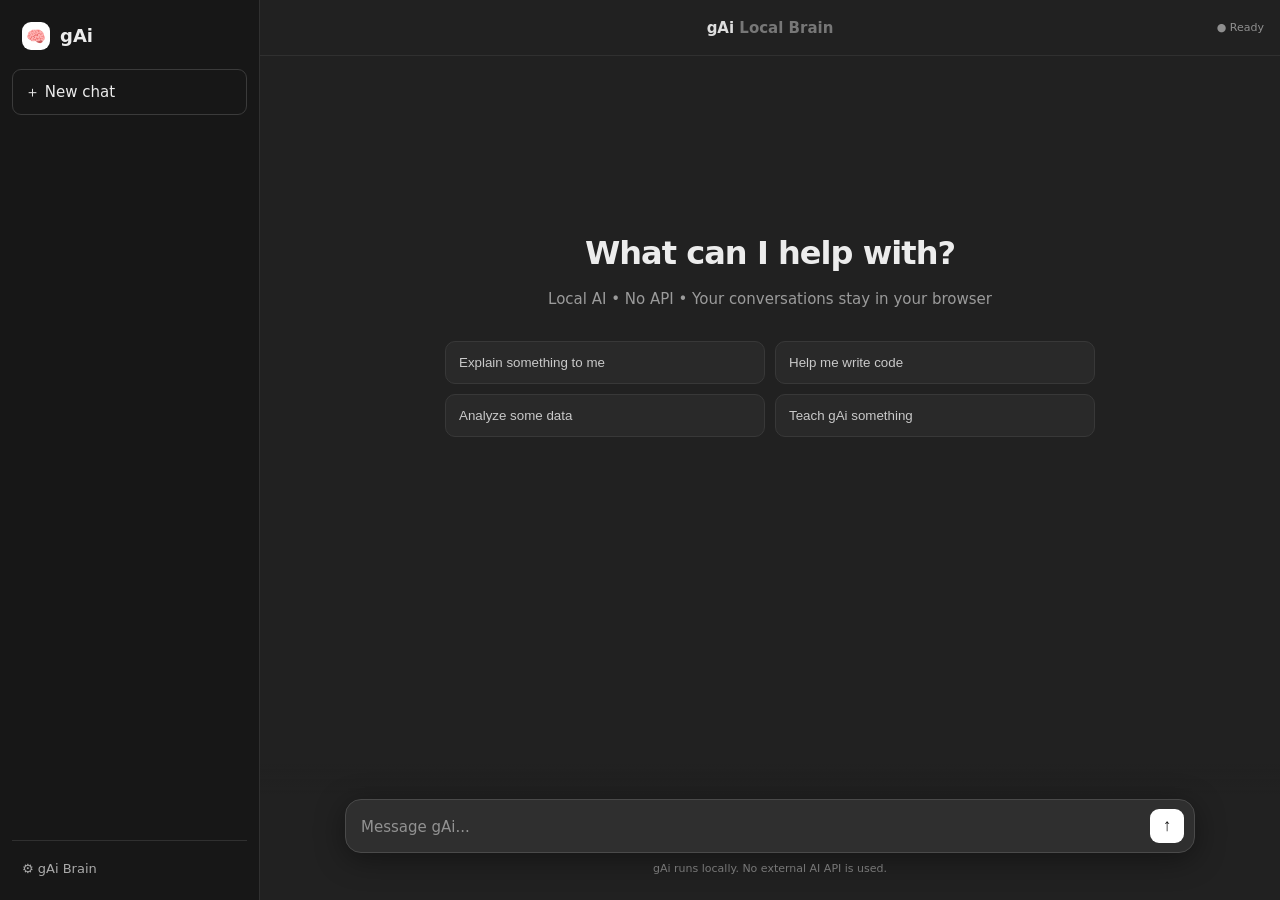
<file: index.html>
<!doctype html><html lang="en"><head><meta charset="utf-8"><meta name="viewport" content="width=device-width,initial-scale=1"><title>gAi • Growing Brain</title><link rel="stylesheet" href="./style.css"></head><body><div class="app"><aside class="sidebar"><div class="sidebar-brand"><div class="brand-dot">🧠</div><span>gAi</span></div><button class="new-chat" id="newChat"><span>＋ New chat</span></button><div class="chat-list" id="chatList"></div><div class="sidebar-bottom"><a class="side-link" href="https://github.com/Iammdtanvirrahman2007/gAi" target="_blank">⚙ gAi Brain</a></div></aside><section class="main"><header class="topbar"><div class="model-name">gAi <span style="color:#777">Local Brain</span></div><div class="model-status" id="modelStatus">● Ready</div></header><div class="chat-scroll" id="chatScroll"><main class="chat-inner" id="chatInner"><div class="welcome" id="welcome"><h1>What can I help with?</h1><p>Local AI • No API • Your conversations stay in your browser</p><div class="empty-suggestions"><button class="suggestion">Explain something to me</button><button class="suggestion">Help me write code</button><button class="suggestion">Analyze some data</button><button class="suggestion">Teach gAi something</button></div></div></main></div></section></div><div class="composer-wrap"><div class="composer"><textarea id="chatInput" rows="1" placeholder="Message gAi..."></textarea><button class="stop" id="stopBtn">Stop</button><button class="send" id="sendBtn" aria-label="Send">↑</button></div><div class="composer-note">gAi runs locally. No external AI API is used.</div></div><script type="module">import * as ChatEngine from './brain/chat_engine.js';const KEY='gAiChatsV1';const $=id=>document.getElementById(id);let chats=load();let current=null;let busy=false;let abort=false;function load(){try{return JSON.parse(localStorage.getItem(KEY))||[]}catch{return[]}}function save(){try{localStorage.setItem(KEY,JSON.stringify(chats.slice(-50)))}catch{}}function makeChat(){return{id:crypto.randomUUID?crypto.randomUUID():String(Date.now()),title:'New chat',messages:[],created:Date.now(),updated:Date.now()}}function active(){if(!current){current=makeChat();chats.push(current);save()}return current}function escape(s){return String(s).replace(/[&<>\"]/g,c=>({'&':'&amp;','<':'&lt;','>':'&gt;','\"':'&quot;'}[c]))}function renderList(){const box=$('chatList');box.innerHTML=chats.slice().reverse().map(c=>`<div class="chat-item ${c.id===current?.id?'active':''}" data-id="${c.id}">💬 <span>${escape(c.title||'New chat')}</span></div>`).join('');box.querySelectorAll('.chat-item').forEach(x=>x.onclick=()=>{current=chats.find(c=>c.id===x.dataset.id);render()})}function render(){const c=active();const inner=$('chatInner');if(!c.messages.length){inner.innerHTML=`<div class="welcome" id="welcome"><h1>What can I help with?</h1><p>Local AI • No API • Your conversations stay in your browser</p><div class="empty-suggestions"><button class="suggestion">Explain something to me</button><button class="suggestion">Help me write code</button><button class="suggestion">Analyze some data</button><button class="suggestion">Teach gAi something</button></div></div>`;inner.querySelectorAll('.suggestion').forEach(b=>b.onclick=()=>{$('chatInput').value=b.textContent;send()});return}inner.innerHTML=c.messages.map(m=>`<div class="message ${m.role}"><div class="avatar">${m.role==='user'?'U':'G'}</div><div class="message-body"><div class="message-role">${m.role==='user'?'You':'gAi'}</div><div class="message-text">${escape(m.content)}</div></div></div>`).join('');scrollBottom()}function scrollBottom(){const s=$('chatScroll');requestAnimationFrame(()=>s.scrollTop=s.scrollHeight)}function resize(){const x=$('chatInput');x.style.height='auto';x.style.height=Math.min(x.scrollHeight,180)+'px'}async function answer(prompt,history){return await ChatEngine.answer(prompt,history)}async function send(){if(busy)return;const input=$('chatInput');const text=input.value.trim();if(!text)return;const c=active();if(!c.messages.length)c.title=text.slice(0,38);c.messages.push({role:'user',content:text,time:Date.now()});c.updated=Date.now();input.value='';resize();save();renderList();render();busy=true;abort=false;$('sendBtn').disabled=true;$('stopBtn').style.display='block';$('modelStatus').textContent='● Thinking';const placeholder={role:'assistant',content:'',time:Date.now(),typing:true};c.messages.push(placeholder);render();try{const result=await answer(text,c.messages.slice(0,-1));if(!abort)placeholder.content=result;else placeholder.content='Generation stopped.'}catch(e){placeholder.content='Something went wrong while generating a response.'}placeholder.typing=false;c.updated=Date.now();save();busy=false;$('sendBtn').disabled=false;$('stopBtn').style.display='none';$('modelStatus').textContent='● Ready';render()}$('chatInput').addEventListener('input',resize);$('chatInput').addEventListener('keydown',e=>{if(e.key==='Enter'&&!e.shiftKey){e.preventDefault();send()}});$('sendBtn').onclick=send;$('stopBtn').onclick=()=>{abort=true;$('modelStatus').textContent='● Stopping'};$('newChat').onclick=()=>{current=makeChat();chats.push(current);save();renderList();render();$('chatInput').focus()};if(!chats.length)current=makeChat();else current=chats[chats.length-1];renderList();render();$('chatInput').focus();window.gAiChat={send,newChat:()=>$('newChat').click(),chats};</script></body></html>
</file>
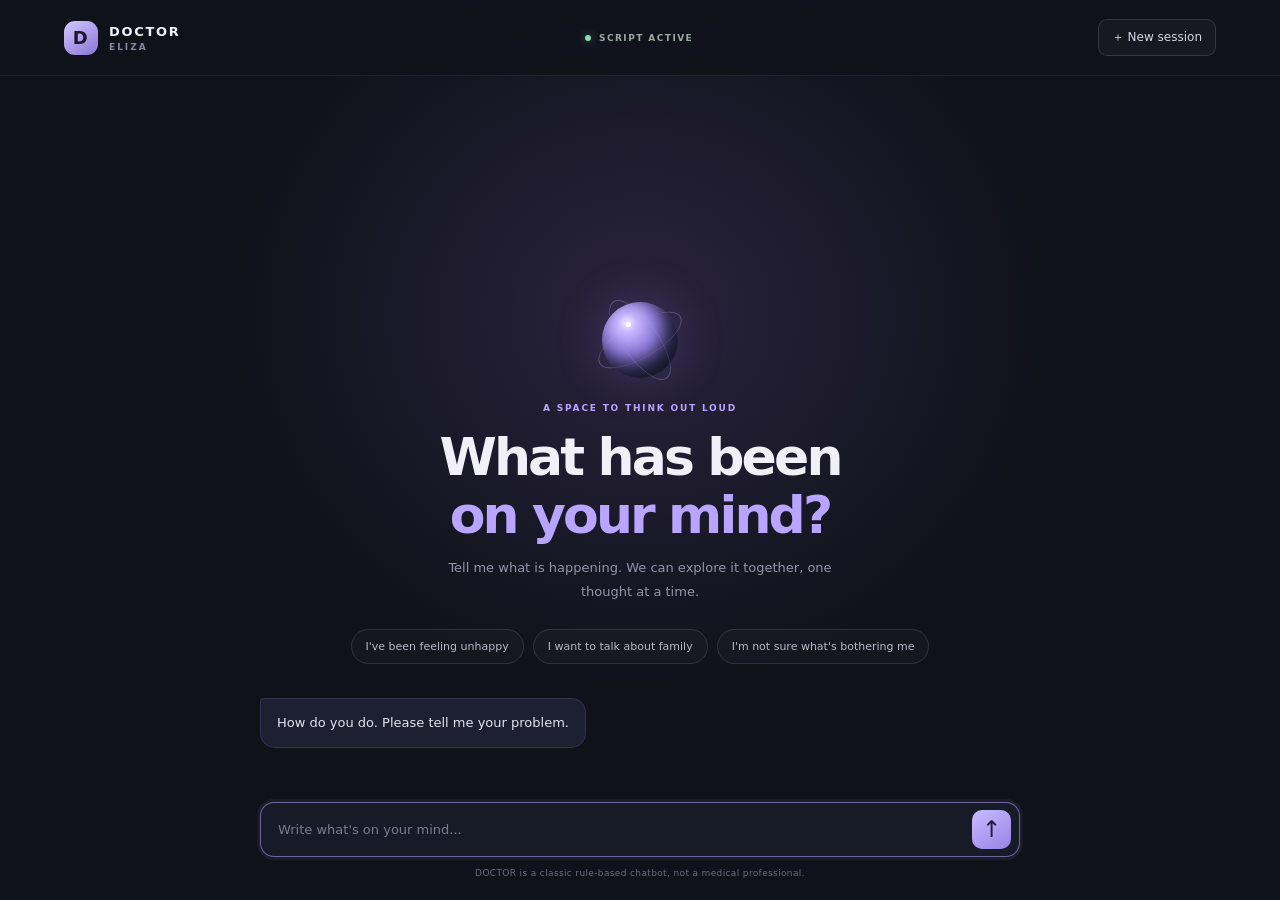
<file: eliza-chatbot/index.html>
<!doctype html>
<html lang="en">
<head>
  <meta charset="utf-8">
  <meta name="viewport" content="width=device-width,initial-scale=1">
  <meta name="theme-color" content="#10121a">
  <title>DOCTOR | ELIZA</title>
  <link rel="stylesheet" href="./style.css">
</head>
<body>
  <main class="app">
    <header class="topbar">
      <a class="brand" href="./"><span class="brand-icon">D</span><span>DOCTOR <small>ELIZA</small></span></a>
      <div class="status"><i></i> SCRIPT ACTIVE</div>
      <button id="new-session" class="new-session" type="button">＋ <span>New session</span></button>
    </header>
    <section class="stage">
      <div class="welcome" id="welcome">
        <div class="orb" aria-hidden="true"><span></span></div>
        <p class="eyebrow">A SPACE TO THINK OUT LOUD</p>
        <h1>What has been<br><em>on your mind?</em></h1>
        <p class="welcome-copy">Tell me what is happening. We can explore it together, one thought at a time.</p>
        <div class="prompts" id="prompts">
          <button type="button" data-prompt="I have been feeling unhappy lately.">I've been feeling unhappy</button>
          <button type="button" data-prompt="I want to talk about my family.">I want to talk about family</button>
          <button type="button" data-prompt="I am not sure what is bothering me.">I'm not sure what's bothering me</button>
        </div>
      </div>
      <div class="conversation" id="conversation" aria-live="polite"></div>
    </section>
    <section class="composer-area">
      <form id="composer" class="composer">
        <label class="sr-only" for="message">Message DOCTOR</label>
        <input id="message" type="text" maxlength="2000" autocomplete="off" placeholder="Write what's on your mind..." required>
        <button class="send" id="send" type="submit" aria-label="Send message">↑</button>
      </form>
      <p class="disclaimer">DOCTOR is a classic rule-based chatbot, not a medical professional.</p>
    </section>
  </main>
  <script type="module" src="./app.js"></script>
</body>
</html>
</file>
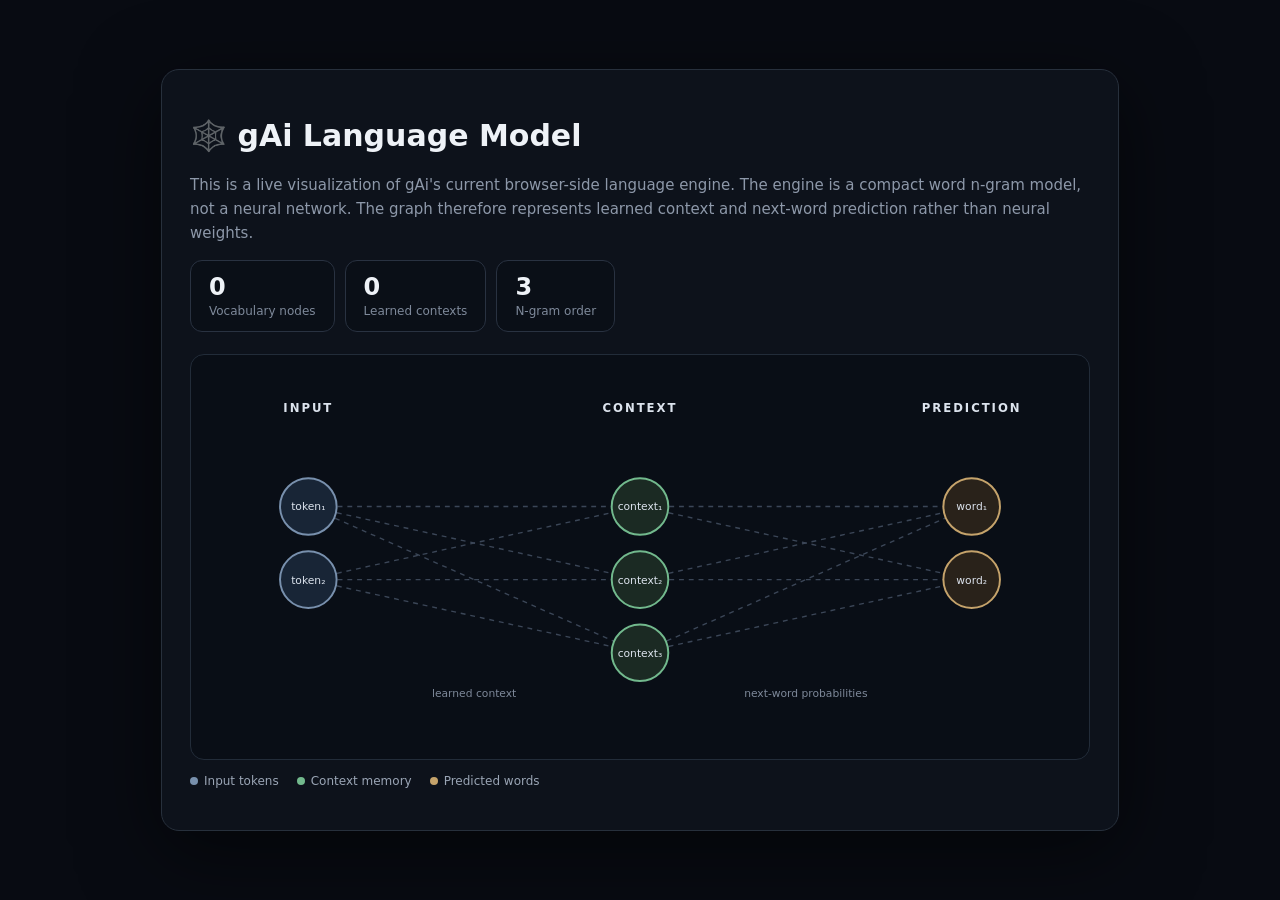
<file: network.html>
<!doctype html><html lang="en"><head><meta charset="utf-8"><meta name="viewport" content="width=device-width,initial-scale=1"><title>gAi • Network Visualization</title><style>body{margin:0;background:#080b12;color:#eef2f7;font:15px system-ui,sans-serif;min-height:100vh;display:grid;place-items:center}.card{width:min(900px,92vw);background:#0d121b;border:1px solid #27303c;border-radius:18px;padding:28px;box-shadow:0 20px 80px #0008}.muted{color:#8d98a9;line-height:1.6}.stats{display:flex;gap:10px;flex-wrap:wrap}.stats div{border:1px solid #293241;border-radius:12px;padding:12px 18px;background:#0a0f17}.stats b{display:block;font-size:24px}.stats span{color:#7e899a;font-size:12px}.graph{margin-top:22px;border:1px solid #222c39;border-radius:14px;background:#090e16;padding:10px}.link{stroke:#3b4657;stroke-width:1.4;stroke-dasharray:5 5;animation:flow 1.8s linear infinite}.node{stroke-width:2}.node-0{fill:#182536;stroke:#7890ad}.node-1{fill:#1b2a23;stroke:#72b98d}.node-2{fill:#29221a;stroke:#c5a36b}.node-text,.layer-title,.flow-label{fill:#dce3ed;font-family:system-ui,sans-serif}.layer-title{font-size:12px;font-weight:700;letter-spacing:2px}.node-text{font-size:11px}.flow-label{font-size:11px;fill:#7e899a}@keyframes flow{to{stroke-dashoffset:-20}}.legend{display:flex;gap:18px;flex-wrap:wrap;color:#9aa5b5;font-size:12px;margin:14px 0}.dot{display:inline-block;width:8px;height:8px;border-radius:50%;margin-right:6px}.i0{background:#7890ad}.i1{background:#72b98d}.i2{background:#c5a36b}a{color:#b9c8dc}</style></head><body><main class="card"><h1>🕸️ gAi Language Model</h1><p class="muted">This is a live visualization of gAi's current browser-side language engine. The engine is a compact word n-gram model, not a neural network. The graph therefore represents learned context and next-word prediction rather than neural weights.</p><div class="stats"><div><b id="vocab">0</b><span>Vocabulary nodes</span></div><div><b id="contexts">0</b><span>Learned contexts</span></div><div><b id="order">3</b><span>N-gram order</span></div></div><div class="graph" id="graph"></div><div class="legend"><span><i class="dot i0"></i>Input tokens</span><span><i class="dot i1"></i>Context memory</span><span><i class="dot i2"></i>Predicted words</span></div></main><script type="module">import * as LM from './brain/language/tiny_lm.js';const s=LM.modelStats();vocab.textContent=s.vocabulary;contexts.textContent=s.contexts;order.textContent=s.order;const c=[{x:110,t:'INPUT',n:['token₁','token₂']},{x:450,t:'CONTEXT',n:['context₁','context₂','context₃']},{x:790,t:'PREDICTION',n:['word₁','word₂']}],w=900,h=390;let z=`<svg viewBox="0 0 ${w} ${h}" width="100%" role="img" aria-label="gAi language model graph">`;for(let i=0;i<2;i++)for(let a=0;a<c[i].n.length;a++)for(let b=0;b<c[i+1].n.length;b++)z+=`<line class="link" x1="${c[i].x}" y1="${145+a*75}" x2="${c[i+1].x}" y2="${145+b*75}"/>`;c.forEach((q,k)=>{z+=`<text class="layer-title" x="${q.x}" y="48" text-anchor="middle">${q.t}</text>`;q.n.forEach((n,i)=>z+=`<circle class="node node-${k}" cx="${q.x}" cy="${145+i*75}" r="29"/><text class="node-text" x="${q.x}" y="${149+i*75}" text-anchor="middle">${n}</text>`)});z+=`<text class="flow-label" x="280" y="340" text-anchor="middle">learned context</text><text class="flow-label" x="620" y="340" text-anchor="middle">next-word probabilities</text></svg>`;graph.innerHTML=z;</script></body></html>
</file>
<file: style.css>
*{box-sizing:border-box}html,body{margin:0;height:100%;background:#212121;color:#ececec;font:15px/1.6 Inter,ui-sans-serif,system-ui,-apple-system,BlinkMacSystemFont,"Segoe UI",sans-serif}body{overflow:hidden}.app{height:100vh;display:flex;max-width:none;margin:0;padding:0;background:#212121}.sidebar{width:260px;flex:0 0 260px;background:#171717;border-right:1px solid #303030;display:flex;flex-direction:column;padding:12px}.sidebar-brand{display:flex;align-items:center;gap:10px;padding:10px 10px 18px;font-weight:750;font-size:18px}.brand-dot{width:28px;height:28px;border-radius:9px;background:#fff;color:#171717;display:grid;place-items:center;font-size:16px}.new-chat{width:100%;background:transparent;color:#ececec;border:1px solid #3b3b3b;border-radius:9px;padding:10px 12px;text-align:left;cursor:pointer;font:inherit}.new-chat:hover{background:#242424}.chat-list{flex:1;overflow:auto;margin-top:10px}.chat-item{display:flex;align-items:center;gap:9px;padding:9px 10px;border-radius:8px;color:#bdbdbd;cursor:pointer;white-space:nowrap;overflow:hidden;text-overflow:ellipsis}.chat-item:hover,.chat-item.active{background:#2a2a2a;color:#fff}.sidebar-bottom{border-top:1px solid #303030;padding-top:10px;margin-top:8px}.side-link{display:block;color:#aaa;text-decoration:none;padding:8px 10px;border-radius:8px;font-size:13px}.side-link:hover{background:#252525;color:#fff}.main{min-width:0;flex:1;height:100vh;display:flex;flex-direction:column}.topbar{height:56px;flex:0 0 56px;border-bottom:1px solid #303030;display:flex;align-items:center;justify-content:center;position:relative;color:#ddd;font-weight:650}.model-name{font-size:15px}.model-status{position:absolute;right:16px;font-size:11px;color:#8f8f8f;font-weight:500}.chat-scroll{flex:1;overflow:auto;scroll-behavior:smooth}.chat-inner{max-width:850px;margin:auto;padding:28px 22px 170px}.welcome{text-align:center;padding:16vh 0 40px}.welcome h1{font-size:32px;letter-spacing:-.03em;margin:0 0 8px}.welcome p{margin:0;color:#9b9b9b}.message{display:flex;gap:14px;padding:20px 0}.message+.message{border-top:1px solid transparent}.avatar{width:30px;height:30px;flex:0 0 30px;border-radius:8px;display:grid;place-items:center;font-size:14px;font-weight:700}.message.user .avatar{background:#3a3a3a;color:#fff}.message.assistant .avatar{background:#fff;color:#171717}.message-body{min-width:0;flex:1}.message-role{font-size:12px;color:#8f8f8f;margin-bottom:4px;font-weight:650}.message-text{white-space:pre-wrap;word-break:break-word;color:#ececec}.message.assistant .message-text{color:#dedede}.composer-wrap{position:fixed;bottom:0;left:260px;right:0;background:linear-gradient(transparent,#212121 22%);padding:35px 20px 22px;z-index:10}.composer{max-width:850px;margin:auto;display:flex;align-items:flex-end;gap:8px;background:#2f2f2f;border:1px solid #4a4a4a;border-radius:16px;padding:9px 10px 9px 15px;box-shadow:0 6px 30px #0006}.composer textarea{flex:1;min-height:26px;max-height:180px;background:transparent;border:0;outline:0;color:#f1f1f1;resize:none;margin:0;padding:5px 0;font:inherit;line-height:1.45}.composer textarea::placeholder{color:#929292}.send{width:34px;height:34px;border:0;border-radius:9px;background:#fff;color:#111;cursor:pointer;display:grid;place-items:center;font-size:17px;font-weight:800}.send:hover{background:#e5e5e5}.send:disabled{opacity:.35;cursor:not-allowed}.composer-note{max-width:850px;margin:7px auto 0;text-align:center;color:#777;font-size:11px}.stop{display:none;background:#444;color:#fff;border:0;border-radius:9px;padding:8px 11px}.typing{display:inline-flex;gap:4px;align-items:center}.typing i{width:5px;height:5px;background:#aaa;border-radius:50%;animation:blink 1s infinite}.typing i:nth-child(2){animation-delay:.15s}.typing i:nth-child(3){animation-delay:.3s}@keyframes blink{50%{opacity:.2}}.empty-suggestions{display:grid;grid-template-columns:repeat(2,1fr);gap:10px;max-width:650px;margin:30px auto}.suggestion{padding:13px;border:1px solid #383838;background:#292929;color:#c9c9c9;border-radius:10px;text-align:left;cursor:pointer}.suggestion:hover{background:#323232}.hidden{display:none!important}@media(max-width:760px){.sidebar{width:64px;flex-basis:64px;padding:8px}.sidebar-brand span,.new-chat span,.chat-list,.sidebar-bottom{display:none}.new-chat{font-size:0;text-align:center}.new-chat:before{content:'+';font-size:22px}.composer-wrap{left:64px;padding:28px 9px 12px}.chat-inner{padding-left:14px;padding-right:14px}.model-status{display:none}.welcome h1{font-size:27px}.empty-suggestions{grid-template-columns:1fr}.message{gap:9px}.avatar{width:27px;height:27px;flex-basis:27px}}
</file>
<file: eliza-chatbot/style.css>
:root{color-scheme:dark;--bg:#10121a;--panel:#171a25;--line:#292d3b;--text:#f1f0f8;--muted:#9295a8;--accent:#b8a5ff;--accent2:#8d7be0}
*{box-sizing:border-box}
body{margin:0;min-height:100vh;background:radial-gradient(ellipse at 50% 35%,#29233d 0,transparent 45%),var(--bg);color:var(--text);font-family:Inter,ui-sans-serif,system-ui,-apple-system,"Segoe UI",sans-serif}
button,input{font:inherit}
button{cursor:pointer}
.app{min-height:100vh;display:flex;flex-direction:column}
.topbar{height:76px;padding:0 clamp(20px,5vw,72px);display:flex;align-items:center;border-bottom:1px solid #ffffff10;background:#10121acc}
.brand{display:flex;align-items:center;gap:11px;color:var(--text);text-decoration:none;font-size:13px;font-weight:800;letter-spacing:.13em}
.brand-icon{width:34px;height:34px;display:grid;place-items:center;border-radius:11px;background:linear-gradient(145deg,#d3c8ff,#8875d6);color:#1b1730;font-size:18px}
.brand small{display:block;margin-top:3px;color:#89849f;font-size:9px;letter-spacing:.22em}
.status{margin:auto;display:flex;align-items:center;gap:8px;color:#9aa99f;font-size:9px;font-weight:700;letter-spacing:.16em}
.status i{width:6px;height:6px;border-radius:50%;background:#8cdbb5;box-shadow:0 0 10px #8cdbb577}
.new-session{border:1px solid #ffffff20;border-radius:9px;background:#ffffff08;color:#d8d5e4;padding:9px 13px;font-size:12px}
.new-session:hover{border-color:#b8a5ff88;background:#b8a5ff12}
.stage{width:min(760px,calc(100% - 36px));flex:1;margin:0 auto;display:flex;flex-direction:column;justify-content:center;overflow-y:auto;padding:38px 0 24px}
.welcome{text-align:center;margin:auto 0 26px}
.orb{width:76px;height:76px;margin:0 auto 25px;border-radius:50%;position:relative;background:radial-gradient(circle at 33% 28%,#f4eaff 0,#c6b4ff 13%,#8b78d8 42%,#302b51 78%);box-shadow:0 0 50px #a38cff35,inset -9px -10px 20px #171729;animation:drift 5s ease-in-out infinite}
.orb:before,.orb:after{content:"";position:absolute;inset:-9px;border:1px solid #b8a5ff55;border-radius:50%;transform:rotate(-30deg) scaleY(.38)}
.orb:after{transform:rotate(55deg) scaleY(.38)}
.orb span{position:absolute;top:20px;left:24px;width:5px;height:5px;border-radius:50%;background:#fff}
@keyframes drift{50%{transform:translateY(-5px)}}
.eyebrow{color:var(--accent);font-size:9px;font-weight:700;letter-spacing:.2em}
h1{margin:15px 0 12px;font-size:clamp(34px,5vw,52px);line-height:1.12;letter-spacing:-.055em}
h1 em{font-style:normal;color:var(--accent)}
.welcome-copy{max-width:430px;margin:0 auto;color:var(--muted);font-size:13px;line-height:1.8}
.prompts{display:flex;justify-content:center;flex-wrap:wrap;gap:9px;margin:26px auto 0}
.prompts button{border:1px solid #ffffff1c;border-radius:999px;background:#ffffff06;color:#b9b8c8;padding:10px 14px;font-size:11px;transition:.2s}
.prompts button:hover{border-color:#b8a5ff88;background:#b8a5ff12;color:white}
.conversation{display:flex;flex-direction:column;gap:15px;padding:8px 0 18px}
.bubble{max-width:80%;padding:13px 16px;border-radius:15px;font-size:13px;line-height:1.7;overflow-wrap:anywhere;white-space:pre-wrap;animation:rise .2s ease-out}
@keyframes rise{from{opacity:0;transform:translateY(5px)}to{opacity:1;transform:translateY(0)}}
.bubble.bot{align-self:flex-start;background:#1c2030;border:1px solid #b8a5ff24;border-top-left-radius:4px;color:#e4e1ef}
.bubble.user{align-self:flex-end;background:linear-gradient(135deg,#c7baff,#9583e5);border-top-right-radius:4px;color:#1b1730;font-weight:550}
.composer-area{width:min(760px,calc(100% - 36px));margin:0 auto;padding:12px 0 22px}
.composer{display:flex;gap:10px;padding:7px 8px 7px 17px;border:1px solid #ffffff25;border-radius:14px;background:#191d2bdc;box-shadow:0 14px 45px #0003}
.composer:focus-within{border-color:#b8a5ff88;box-shadow:0 0 0 3px #b8a5ff12}
.composer input{flex:1;min-width:0;border:0;outline:0;background:transparent;color:var(--text);font-size:13px;padding:10px 0}
.composer input::placeholder{color:#777b90}
.send{width:39px;height:39px;border:0;border-radius:10px;background:linear-gradient(145deg,#c9bcff,#9583e5);color:#211b39;font-size:23px;line-height:1}
.send:hover{filter:brightness(1.1);transform:translateY(-1px)}
.send:disabled{opacity:.4;cursor:not-allowed}
.disclaimer{text-align:center;margin:11px 0 0;color:#686d81;font-size:9px;letter-spacing:.04em}
.sr-only{position:absolute;width:1px;height:1px;padding:0;margin:-1px;overflow:hidden;clip:rect(0,0,0,0);white-space:nowrap;border:0}
@media(max-width:600px){.topbar{height:66px;padding:0 16px}.status{font-size:8px}.new-session{padding:9px}.new-session span{display:none}.stage{padding:25px 0 18px}.welcome{margin:auto 0 22px}.orb{width:66px;height:66px}.prompts{flex-direction:column;align-items:stretch}.prompts button{text-align:left}.bubble{max-width:92%}.composer-area{padding-bottom:16px}}
@media(prefers-reduced-motion:reduce){*,*::before,*::after{animation-duration:.01ms!important;animation-iteration-count:1!important;transition:none!important}}
</file>
